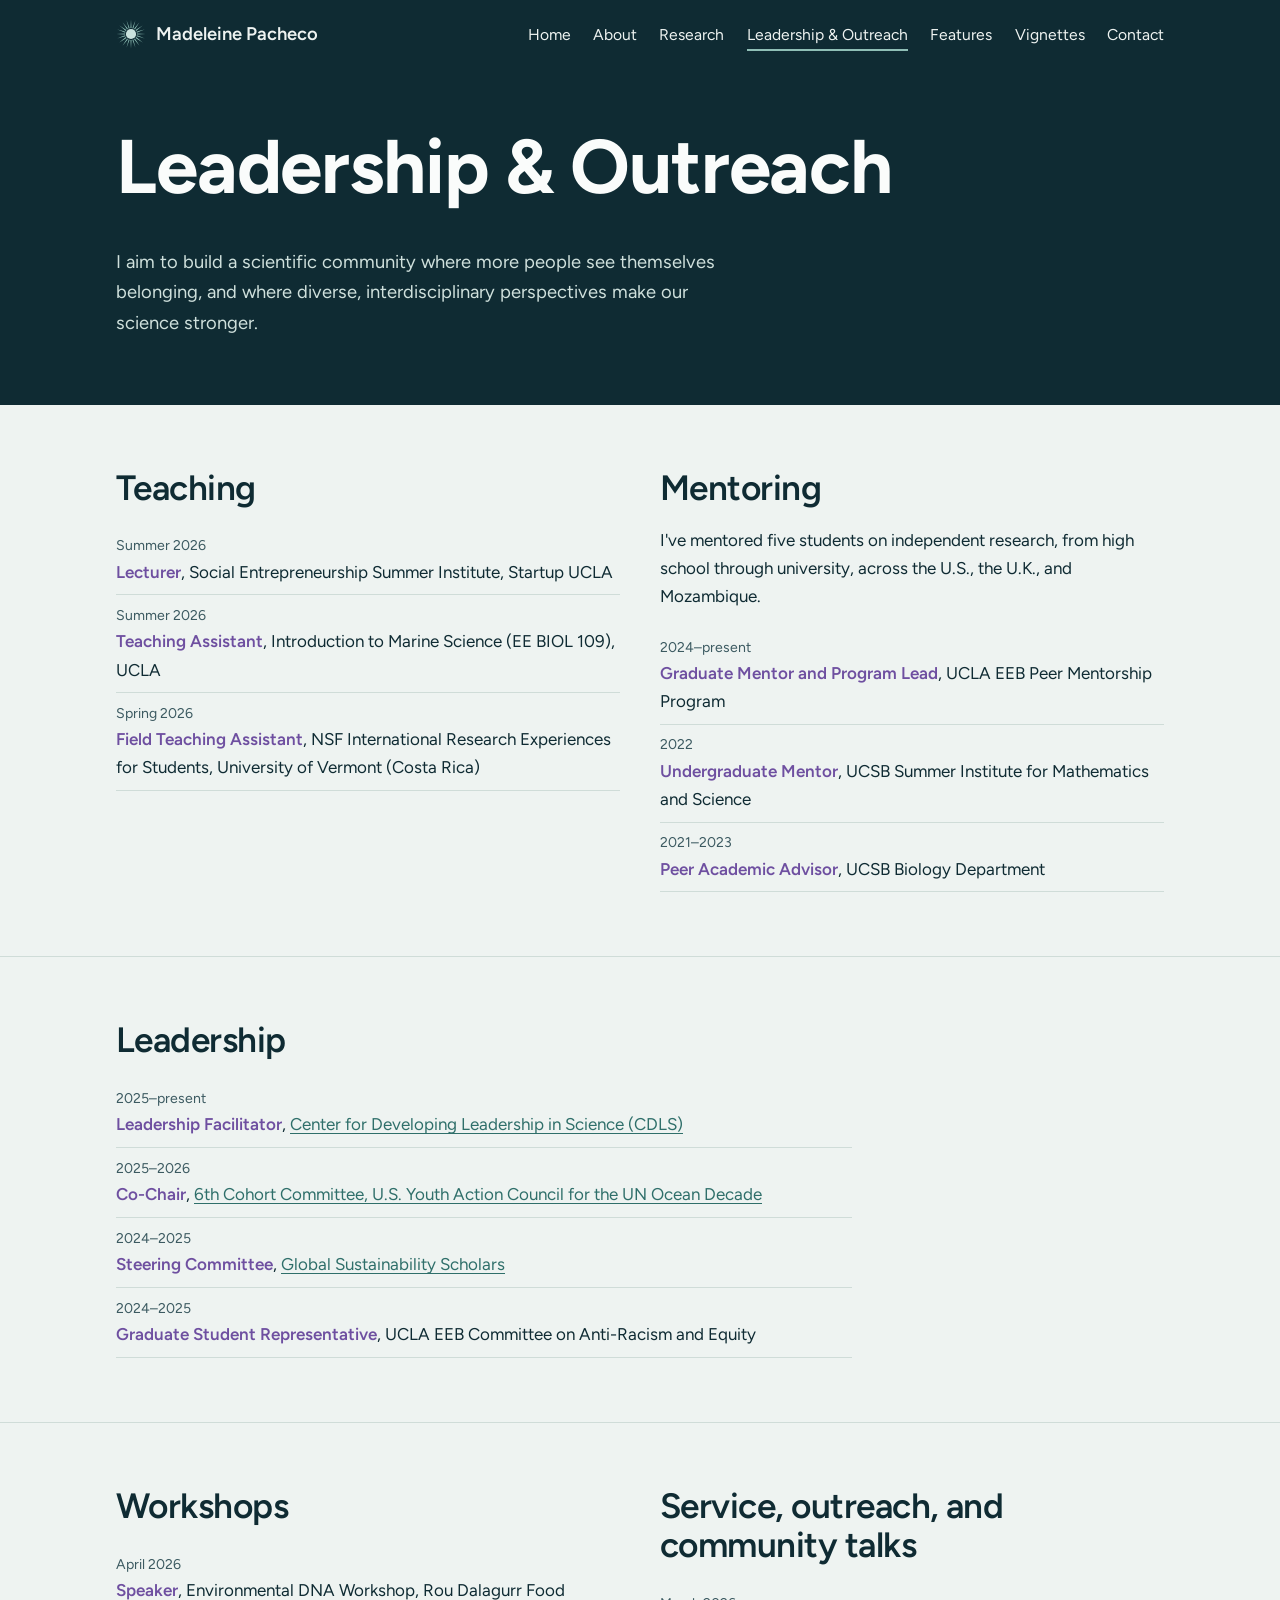
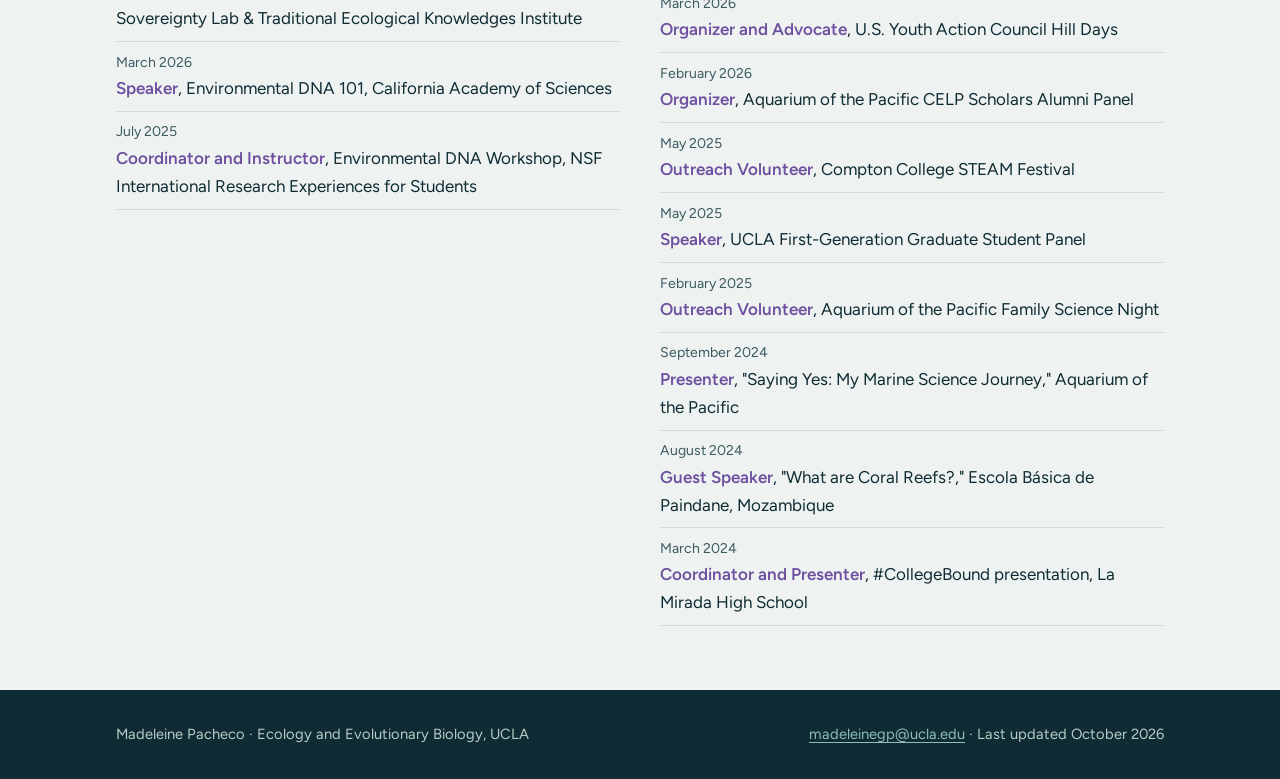
<file: outreach.html>
<!doctype html>
<html lang="en">
<head>
<meta charset="utf-8">
<meta name="viewport" content="width=device-width, initial-scale=1">
<title>Leadership & Outreach | Madeleine Pacheco</title>
<meta name="description" content="Teaching, mentoring, leadership, and science outreach by Madeleine Pacheco.">
<meta property="og:title" content="Leadership & Outreach | Madeleine Pacheco">
<meta property="og:description" content="Teaching, mentoring, leadership, and science outreach by Madeleine Pacheco.">
<link rel="preconnect" href="https://fonts.googleapis.com">
<link rel="preconnect" href="https://fonts.gstatic.com" crossorigin>
<link href="https://fonts.googleapis.com/css2?family=Figtree:ital,wght@0,400;0,500;0,600;0,700;1,400&display=swap" rel="stylesheet">
<link rel="stylesheet" href="assets/style.css?v=7">
<link rel="icon" href="assets/favicon.svg" type="image/svg+xml">
</head>
<body>
<a class="skip" href="#main">Skip to content</a>
<header class="site-header">
  <div class="wrap">
    <a class="brand" href="index.html"><span class="pycno-mark" data-fill="#8FBFB6" data-disc="#C9E2DD"></span>Madeleine Pacheco</a>
    <button class="nav-toggle" aria-expanded="false" aria-controls="site-nav">Menu</button>
    <nav class="nav" id="site-nav" aria-label="Main"><ul>
<li><a href="index.html">Home</a></li>
<li><a href="about.html">About</a></li>
<li><a href="research.html">Research</a></li>
<li><a href="outreach.html" aria-current="page">Leadership & Outreach</a></li>
<li><a href="features.html">Features</a></li>
<li><a href="vignettes.html">Vignettes</a></li>
<li><a href="index.html#contact">Contact</a></li>
    </ul></nav>
  </div>
</header>
<main id="main">

<div class="page-head"><div class="wrap"><h1>Leadership &amp; Outreach</h1>
<p>I aim to build a scientific community where more people see themselves belonging, and where diverse, interdisciplinary perspectives make our science stronger.</p></div></div>
<section>
  <div class="wrap cols">
    <div>
      <h2>Teaching</h2>
      <ul class="plain">
        <li><span class="when">Summer 2026</span><span class="role-name">Lecturer</span>, Social Entrepreneurship Summer Institute, Startup UCLA</li>
        <li><span class="when">Summer 2026</span><span class="role-name">Teaching Assistant</span>, Introduction to Marine Science (EE BIOL 109), UCLA</li>
        <li><span class="when">Spring 2026</span><span class="role-name">Field Teaching Assistant</span>, NSF International Research Experiences for Students, University of Vermont (Costa Rica)</li>
      </ul>
    </div>
    <div>
      <h2>Mentoring</h2>
      <p>I've mentored five students on independent research, from high school through university, across the U.S., the U.K., and Mozambique.</p>
      <ul class="plain">
        <li><span class="when">2024–present</span><span class="role-name">Graduate Mentor and Program Lead</span>, UCLA EEB Peer Mentorship Program</li>
        <li><span class="when">2022</span><span class="role-name">Undergraduate Mentor</span>, UCSB Summer Institute for Mathematics and Science</li>
        <li><span class="when">2021–2023</span><span class="role-name">Peer Academic Advisor</span>, UCSB Biology Department</li>
      </ul>
    </div>
  </div>
</section>
<section>
  <div class="wrap">
    <h2>Leadership</h2>
    <ul class="plain" style="max-width:46rem">
      <li><span class="when">2025–present</span><span class="role-name">Leadership Facilitator</span>, <a href="https://cdls-together.org/">Center for Developing Leadership in Science (CDLS)</a></li>
      <li><span class="when">2025–2026</span><span class="role-name">Co-Chair</span>, <a href="https://h2oo.org/usyacunod1/">6th Cohort Committee, U.S. Youth Action Council for the UN Ocean Decade</a></li>
      <li><span class="when">2024–2025</span><span class="role-name">Steering Committee</span>, <a href="https://www.gsscholar.org/">Global Sustainability Scholars</a></li>
      <li><span class="when">2024–2025</span><span class="role-name">Graduate Student Representative</span>, UCLA EEB Committee on Anti-Racism and Equity</li>
    </ul>
  </div>
</section>
<section>
  <div class="wrap">
    <div class="cols">
    <div>
    <h2>Workshops</h2>
    <ul class="plain">
      <li><span class="when">April 2026</span><span class="role-name">Speaker</span>, Environmental DNA Workshop, Rou Dalagurr Food Sovereignty Lab &amp; Traditional Ecological Knowledges Institute</li>
      <li><span class="when">March 2026</span><span class="role-name">Speaker</span>, Environmental DNA 101, California Academy of Sciences</li>
      <li><span class="when">July 2025</span><span class="role-name">Coordinator and Instructor</span>, Environmental DNA Workshop, NSF International Research Experiences for Students</li>
    </ul>
    </div>
    <div>
    <h2>Service, outreach, and community talks</h2>
    <ul class="plain">
      <li><span class="when">March 2026</span><span class="role-name">Organizer and Advocate</span>, U.S. Youth Action Council Hill Days</li>
      <li><span class="when">February 2026</span><span class="role-name">Organizer</span>, Aquarium of the Pacific CELP Scholars Alumni Panel</li>
      <li><span class="when">May 2025</span><span class="role-name">Outreach Volunteer</span>, Compton College STEAM Festival</li>
      <li><span class="when">May 2025</span><span class="role-name">Speaker</span>, UCLA First-Generation Graduate Student Panel</li>
      <li><span class="when">February 2025</span><span class="role-name">Outreach Volunteer</span>, Aquarium of the Pacific Family Science Night</li>
      <li><span class="when">September 2024</span><span class="role-name">Presenter</span>, "Saying Yes: My Marine Science Journey," Aquarium of the Pacific</li>
      <li><span class="when">August 2024</span><span class="role-name">Guest Speaker</span>, "What are Coral Reefs?," Escola Básica de Paindane, Mozambique</li>
      <li><span class="when">March 2024</span><span class="role-name">Coordinator and Presenter</span>, #CollegeBound presentation, La Mirada High School</li>
    </ul>
    </div>
    </div>
  </div>
</section>

</main>
<footer class="site-footer">
  <div class="wrap">
    <span>Madeleine Pacheco · Ecology and Evolutionary Biology, UCLA</span>
    <span><a href="mailto:madeleinegp@ucla.edu">madeleinegp@ucla.edu</a> · Last updated October 2026</span>
  </div>
</footer>
<script src="assets/main.js?v=3"></script>
</body>
</html>
</file>
<file: assets/style.css>
/* Madeleine Pacheco — personal site
   Palette: kelp-water ink, fog, sea glass, sunflower-star violet */
:root {
  --ink: #0F2B33;
  --ink-soft: #3C5A61;
  --fog: #EEF3F1;
  --paper: #FAFCFB;
  --glass: #8FBFB6;
  --glass-deep: #2F6F6A;
  --violet: #6E4FA0;
  --violet-soft: #E6DFF1;
  --rule: #CFDCD8;
  --max: 68rem;
  --measure: 38rem;
  --display: "Figtree", "Segoe UI", system-ui, sans-serif;
  --body: "Figtree", "Segoe UI", system-ui, sans-serif;
}

*, *::before, *::after { box-sizing: border-box; }
html { -webkit-text-size-adjust: 100%; }
body {
  margin: 0;
  background: var(--fog);
  color: var(--ink);
  font-family: var(--body);
  font-size: 1.0625rem;
  line-height: 1.65;
}
img { max-width: 100%; display: block; }
main img { background: var(--rule); color: transparent; }
.hero-bg { background: none; }
a { color: var(--glass-deep); text-decoration-thickness: 1px; text-underline-offset: 3px; }
a:hover { color: var(--violet); }
:focus-visible { outline: 3px solid var(--violet); outline-offset: 3px; border-radius: 2px; }

h1, h2, h3 { font-family: var(--display); line-height: 1.12; letter-spacing: -0.015em; margin: 0 0 0.5em; }
h1 { font-size: clamp(2.6rem, 6.5vw, 4.75rem); font-weight: 700; }
h2 { font-size: clamp(1.6rem, 3.2vw, 2.2rem); font-weight: 600; }
h3 { font-size: 1.25rem; font-weight: 600; }
p { margin: 0 0 1em; max-width: var(--measure); }

.skip { position: absolute; left: -999px; }
.skip:focus { left: 1rem; top: 1rem; background: var(--paper); padding: .5rem 1rem; z-index: 10; }

.wrap { max-width: var(--max); margin: 0 auto; padding: 0 1.25rem; }

/* Header */
.site-header { background: var(--ink); color: var(--fog); }
.site-header .wrap { display: flex; align-items: center; justify-content: space-between; gap: 1rem; min-height: 4.25rem; }
.brand { display: flex; align-items: center; gap: .6rem; color: var(--fog); text-decoration: none; font-family: var(--display); font-weight: 600; font-size: 1.15rem; }
.brand:hover { color: var(--glass); }
.brand .pycno-mark { width: 30px; height: 30px; }
.nav ul { list-style: none; display: flex; gap: 1.4rem; margin: 0; padding: 0; }
.nav a { color: var(--fog); text-decoration: none; font-family: var(--display); font-size: .98rem; padding: .3rem 0; border-bottom: 2px solid transparent; }
.nav a:hover { color: var(--glass); }
.nav a[aria-current="page"] { border-bottom-color: var(--glass); }
.nav-toggle { display: none; background: none; border: 1px solid var(--ink-soft); color: var(--fog); font-family: var(--display); padding: .35rem .8rem; border-radius: 4px; cursor: pointer; }

@media (max-width: 760px) {
  .nav-toggle { display: block; }
  .nav { position: absolute; top: 4.25rem; left: 0; right: 0; background: var(--ink); display: none; padding: .5rem 1.25rem 1.25rem; z-index: 5; }
  .nav.open { display: block; }
  .nav ul { flex-direction: column; gap: .6rem; }
  .site-header { position: relative; }
}

/* Hero (home) */
.hero { position: relative; color: var(--paper); background: var(--ink); overflow: hidden; }
.hero-bg { position: absolute; inset: 0; width: 100%; height: 100%; object-fit: cover; opacity: .45; }
.hero::after { content: ""; position: absolute; inset: 0; background: linear-gradient(180deg, rgba(15,43,51,.2) 0%, rgba(15,43,51,.85) 100%); }
.hero .wrap { position: relative; z-index: 1; display: grid; grid-template-columns: 1.4fr 1fr; gap: 3rem; align-items: end; padding-top: 5rem; padding-bottom: 4rem; }
.hero h1 { margin-bottom: .25em; }
.hero .role { font-family: var(--display); font-size: 1.2rem; color: var(--glass); margin-bottom: 1.5rem; }
.hero p { color: #DDE8E5; }
.hero-photo { position: relative; justify-self: end; width: min(100%, 320px); }
.hero-photo img { aspect-ratio: 4 / 5; object-fit: cover; width: 100%; border-radius: 160px 160px 6px 6px; }
.hero-photo .pycno-mark { position: absolute; width: 96px; height: 96px; left: -34px; bottom: -28px; }
@media (max-width: 760px) {
  .hero .wrap { grid-template-columns: 1fr; padding-top: 3rem; }
  .hero-photo { justify-self: start; width: 220px; order: -1; }
}

.socials { display: flex; flex-wrap: wrap; gap: .75rem; margin-top: 1.5rem; }
.btn { display: inline-block; font-family: var(--display); font-weight: 600; font-size: .98rem; text-decoration: none; padding: .6rem 1.1rem; border-radius: 4px; border: 1.5px solid currentColor; }
.btn-solid { background: var(--violet); border-color: var(--violet); color: #fff; }
.btn-solid:hover { background: #5B3F88; color: #fff; }
.hero .btn-line { color: var(--fog); }
.hero .btn-line:hover { color: var(--glass); }
.btn-line { color: var(--ink); }

/* Page heading for interior pages */
.page-head { background: var(--ink); color: var(--paper); padding: 3.5rem 0 3rem; }
.page-head p { color: #CFE0DC; font-size: 1.15rem; }

/* Sections */
section { padding: 4rem 0; }
section + section { border-top: 1px solid var(--rule); }
.lede { font-size: 1.2rem; }

/* Current focus band */
.focus { background: var(--paper); }
.focus-grid { display: grid; grid-template-columns: 1fr 1fr; gap: 3rem; align-items: start; }
@media (max-width: 760px) { .focus-grid { grid-template-columns: 1fr; gap: 1.5rem; } }
.methods { list-style: none; padding: 0; margin: 0; }
.methods li { padding: .9rem 0; border-top: 1px solid var(--rule); }
.methods li:last-child { border-bottom: 1px solid var(--rule); }
.methods strong { font-family: var(--display); font-weight: 700; display: block; font-size: 1.15rem; color: var(--violet); margin-bottom: .2rem; }

/* Timeline (research) */
.timeline { list-style: none; margin: 0; padding: 0; position: relative; }
.timeline::before { content: ""; position: absolute; left: 6.5rem; top: .5rem; bottom: .5rem; width: 2px; background: var(--glass); }
.t-item { display: grid; grid-template-columns: 6.5rem 1fr; gap: 0 2rem; padding: 0 0 3rem; position: relative; }
.t-item::before { content: ""; position: absolute; left: calc(6.5rem - 6px); top: .55rem; width: 14px; height: 14px; border-radius: 50%; background: var(--fog); border: 2px solid var(--glass-deep); }
.t-item.now::before { background: var(--violet); border-color: var(--violet); }
.t-year { font-family: var(--display); font-weight: 600; color: var(--ink-soft); padding-right: 1.25rem; text-align: right; }
.t-body { padding-left: 1rem; }
.t-body .where { font-family: var(--display); color: var(--glass-deep); font-size: .95rem; margin-bottom: .5rem; }
.t-body img { margin-top: 1rem; width: 100%; max-width: 30rem; aspect-ratio: 4 / 3; object-fit: cover; border-radius: 6px; }
@media (max-width: 600px) {
  .timeline::before { left: 6px; }
  .t-item { grid-template-columns: 1fr; padding-left: 2rem; }
  .t-item::before { left: 0; }
  .t-year { text-align: left; padding: 0; }
  .t-body { padding-left: 0; }
}

/* Publications */
.pubs { padding-left: 1.25rem; max-width: 46rem; }
.pubs li { margin-bottom: 1rem; }
.pubs .status { font-family: var(--display); font-size: .9rem; color: var(--violet); }
.me { font-weight: 700; }

/* Two-column info lists */
.cols { display: grid; grid-template-columns: repeat(auto-fit, minmax(17rem, 1fr)); gap: 2.5rem; }
.plain { list-style: none; padding: 0; margin: 0; }
.plain li { padding: .55rem 0; border-bottom: 1px solid var(--rule); }
.plain .when { display: block; font-family: var(--display); font-size: .88rem; color: var(--ink-soft); }

/* About */
.about-grid { display: grid; grid-template-columns: 1.3fr 1fr; gap: 3rem; align-items: start; }
.about-grid p { font-size: 1.15rem; }
.about-grid img { width: 100%; aspect-ratio: 4 / 5; object-fit: cover; border-radius: 6px; }
@media (max-width: 760px) { .about-grid { grid-template-columns: 1fr; } }

/* Features */
.feature-list { display: grid; grid-template-columns: repeat(auto-fill, minmax(18rem, 1fr)); gap: 2.5rem 2rem; }
.feature a { text-decoration: none; color: var(--ink); display: block; }
.feature img { width: 100%; aspect-ratio: 358 / 212; object-fit: cover; border-radius: 4px; margin-bottom: .8rem; background: var(--rule); }
.feature h3 { font-size: 1.1rem; }
.feature-ph { aspect-ratio: 358 / 212; border-radius: 4px; margin-bottom: .8rem; background: var(--ink); display: grid; place-items: center; }
.feature-ph .pycno-mark { width: 72px; height: 72px; }
.feature a:hover h3 { color: var(--violet); }
.feature .src { font-family: var(--display); font-size: .9rem; color: var(--ink-soft); }

/* Vignettes */
.gallery { display: grid; grid-template-columns: repeat(auto-fill, minmax(15rem, 1fr)); gap: 1.25rem; }
.gallery figure { margin: 0; }
.gallery img { width: 100%; aspect-ratio: 1; object-fit: cover; border-radius: 4px; background: var(--rule); }
.gallery figcaption { font-family: var(--display); font-size: .92rem; color: var(--ink-soft); margin-top: .4rem; }

/* Contact + footer */
.contact { background: var(--violet-soft); }
.contact-grid { display: grid; grid-template-columns: 1fr 1fr; gap: 3rem; }
@media (max-width: 760px) { .contact-grid { grid-template-columns: 1fr; gap: 1.5rem; } }
address { font-style: normal; }
.site-footer { background: var(--ink); color: #B9CCC8; padding: 2rem 0; font-size: .92rem; }
.site-footer .wrap { display: flex; justify-content: space-between; flex-wrap: wrap; gap: 1rem; }
.site-footer a { color: var(--glass); }

@media (prefers-reduced-motion: no-preference) {
  .hero-photo .pycno-mark { animation: turn 60s linear infinite; }
  @keyframes turn { to { transform: rotate(360deg); } }
}

.role-name { color: var(--violet); font-weight: 600; }
</file>
